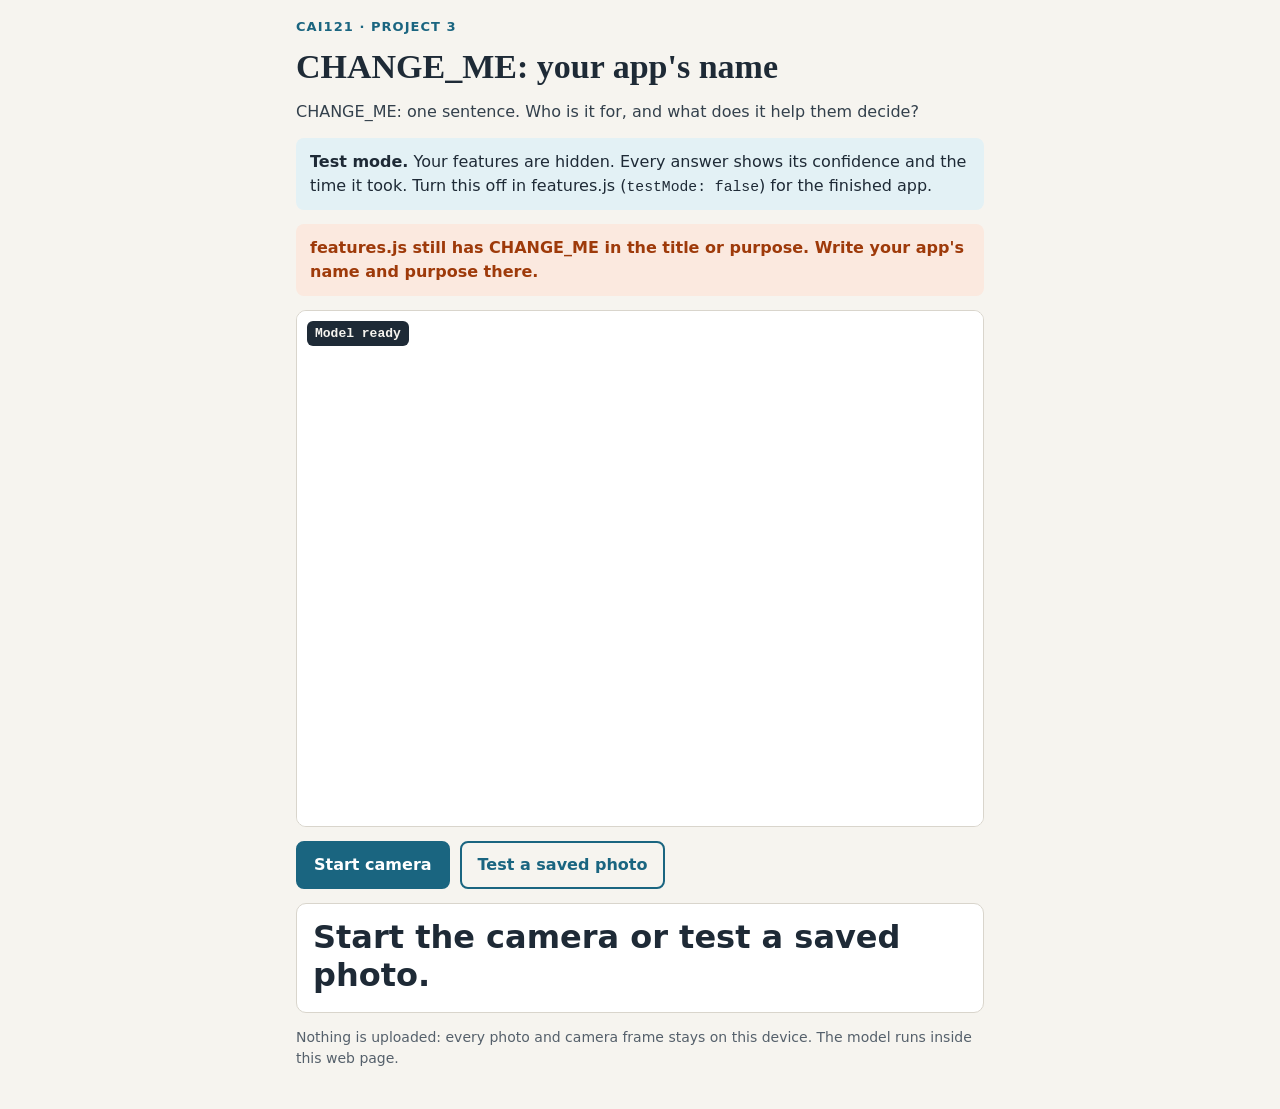
<file: index.html>
<!doctype html>
<html lang="en">
<head>
<meta charset="utf-8">
<meta name="viewport" content="width=device-width, initial-scale=1, viewport-fit=cover">
<title>Project 3 App</title>
<link rel="stylesheet" href="style.css">
</head>
<body>
<!-- You don't need to change this file. Change features.js instead. -->
<main class="wrap">
  <p class="eyebrow">CAI121 · Project 3</p>
  <h1 id="title">Project 3 App</h1>
  <p class="lead" id="purpose"></p>

  <p class="banner test" id="testBanner" hidden><strong>Test mode.</strong> Your features are hidden. Every answer shows its confidence and the time it took. Turn this off in features.js (<code>testMode: false</code>) for the finished app.</p>
  <p class="banner bad" id="setupError" role="alert" hidden></p>

  <div class="stage">
    <canvas id="view" width="640" height="480" role="img" aria-label="Camera or photo view"></canvas>
    <div class="status" id="status">Loading model…</div>
  </div>

  <div class="controls">
    <button id="camBtn" type="button" disabled>Start camera</button>
    <label class="filebtn disabled" id="photoLabel">Test a saved photo<input id="photo" type="file" accept="image/*" disabled></label>
  </div>
  <p class="banner bad" id="camErr" role="alert" hidden></p>

  <section class="card answer" aria-labelledby="answerHead">
    <h2 id="answerHead" class="sr-only">Answer</h2>
    <p class="big" id="answer" aria-live="polite">Start the camera or test a saved photo.</p>
    <p class="sub" id="answerSub"></p>
    <p class="msg" id="message" aria-live="polite" hidden></p>
  </section>

  <p class="banner alert" id="alertBox" role="alert" hidden></p>
  <p class="banner guide" id="guideBox" aria-live="polite" hidden></p>

  <!-- Test mode details -->
  <section class="card" id="testPanel" hidden aria-labelledby="testHead">
    <h2 id="testHead">Test results</h2>
    <p class="note" id="photoName"></p>
    <table class="results" id="testTable"><thead id="testThead"></thead><tbody id="testRows"></tbody></table>
    <div class="stats">
      <div class="stat"><b id="sMs">–</b><span>ms this answer</span></div>
      <div class="stat"><b id="sAvg">–</b><span>ms average</span></div>
      <div class="stat"><b id="sLoad">–</b><span>s to load model</span></div>
    </div>
    <p class="note" id="modelInfo"></p>
  </section>

  <!-- Features (shown only when turned on and test mode is off) -->
  <section class="card" id="bestPanel" hidden aria-labelledby="bestHead">
    <h2 id="bestHead">Best photo so far</h2>
    <img id="bestImg" alt="The best photo so far">
    <p class="sub" id="bestText"></p>
    <div class="controls"><button id="bestSave" type="button" class="secondary">Save photo</button><button id="bestReset" type="button" class="secondary">Start over</button></div>
  </section>

  <section class="card" id="historyPanel" hidden aria-labelledby="historyHead">
    <h2 id="historyHead">Recent answers</h2>
    <ol class="list" id="historyList"></ol>
  </section>

  <section class="card" id="countPanel" hidden aria-labelledby="countHead">
    <h2 id="countHead">Count</h2>
    <p class="sub" id="countNow">In view now: nothing</p>
    <div class="controls"><button id="tallyAdd" type="button">Add to tally</button><button id="tallyReset" type="button" class="secondary">Reset tally</button></div>
    <table class="results"><thead><tr><th scope="col">Class</th><th scope="col">Tally</th></tr></thead><tbody id="tallyRows"></tbody></table>
    <h3>Log</h3>
    <ol class="list" id="tallyLog"></ol>
  </section>

  <section class="card" id="summaryPanel" hidden aria-labelledby="summaryHead">
    <h2 id="summaryHead">Summary since you opened the app</h2>
    <table class="results"><thead><tr><th scope="col">Class</th><th scope="col">Most at once</th><th scope="col">Answers with it</th></tr></thead><tbody id="summaryRows"></tbody></table>
    <p class="note" id="summaryNote"></p>
    <div class="controls"><button id="summaryReset" type="button" class="secondary">Start over</button></div>
  </section>

  <section class="card" id="myPanel" hidden aria-labelledby="myHead">
    <h2 id="myHead">My feature</h2>
    <p class="msg" id="myMessage" aria-live="polite" hidden></p>
    <ol class="list" id="myLog"></ol>
    <p class="banner bad" id="myError" hidden></p>
  </section>

  <p class="note">Nothing is uploaded: every photo and camera frame stays on this device. The model runs inside this web page.</p>
</main>

<script src="ort/ort.wasm.min.js"></script>
<script src="features.js"></script>
<script src="my-feature.js"></script>
<script src="app.js"></script>
</body>
</html>
</file>
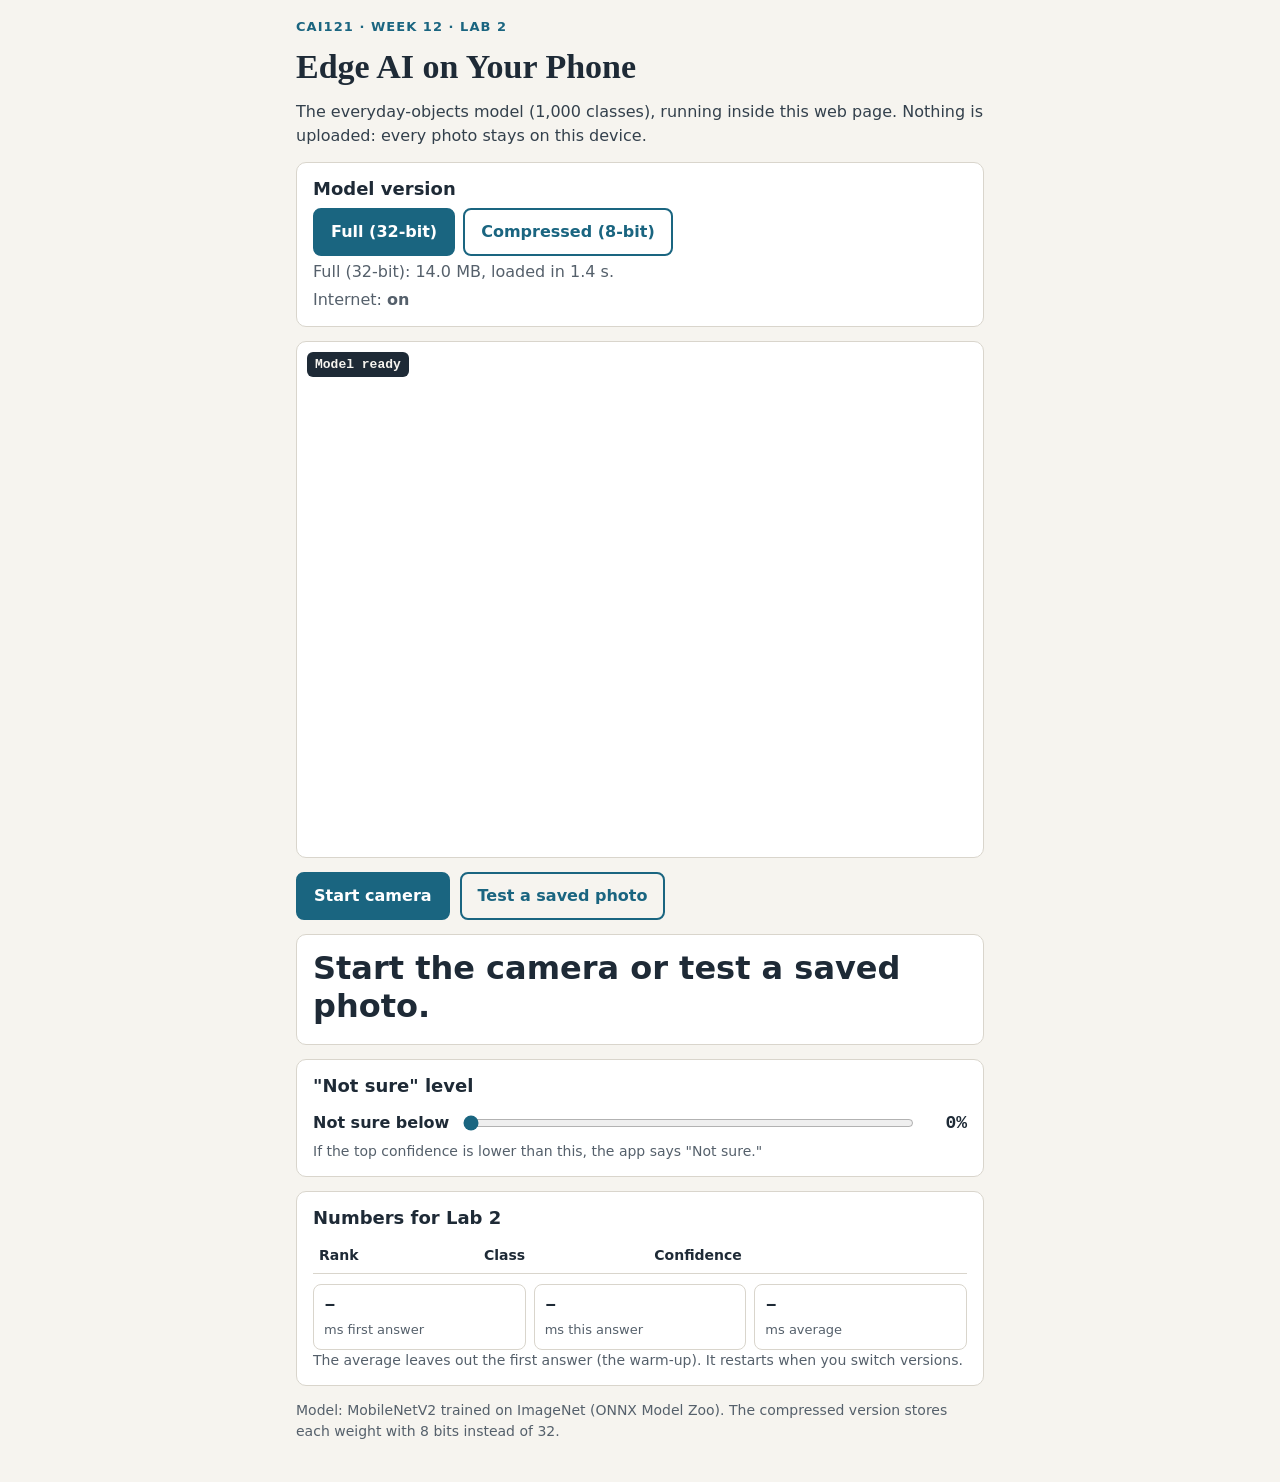
<file: lab2/index.html>
<!doctype html>
<html lang="en">
<head>
<meta charset="utf-8">
<meta name="viewport" content="width=device-width, initial-scale=1, viewport-fit=cover">
<title>Lab 2: Edge AI on Your Phone</title>
<link rel="stylesheet" href="../style.css">
<style>
  .seg { display: flex; gap: 8px; flex-wrap: wrap; }
  .seg button[aria-pressed="true"] { background: var(--accent); color: var(--accent-ink); }
  .seg button[aria-pressed="false"] { background: transparent; color: var(--accent); }
  .row { display: grid; grid-template-columns: auto 1fr auto; gap: 12px; align-items: center; }
  .row label { font-weight: 700; color: var(--ink); }
  .row output { font: 700 18px var(--mono); color: var(--ink); min-width: 4ch; text-align: right; }
  input[type=range] { width: 100%; accent-color: var(--accent); min-height: 32px; }
  .net { font-weight: 700; }
</style>
</head>
<body>
<main class="wrap">
  <p class="eyebrow">CAI121 · Week 12 · Lab 2</p>
  <h1>Edge AI on Your Phone</h1>
  <p class="lead">The everyday-objects model (1,000 classes), running inside this web page. Nothing is uploaded: every photo stays on this device.</p>
  <p class="banner bad" id="err" role="alert" hidden></p>

  <section class="card" aria-labelledby="vHead">
    <h2 id="vHead">Model version</h2>
    <div class="seg" role="group" aria-label="Model version">
      <button type="button" id="vFull" aria-pressed="true">Full (32-bit)</button>
      <button type="button" id="vSmall" aria-pressed="false">Compressed (8-bit)</button>
    </div>
    <p class="sub" id="modelInfo" aria-live="polite">Loading the full model…</p>
    <p class="sub">Internet: <span class="net" id="net">checking…</span></p>
  </section>

  <div class="stage">
    <canvas id="view" width="640" height="480" role="img" aria-label="Camera or photo view"></canvas>
    <div class="status" id="status">Loading…</div>
  </div>

  <div class="controls">
    <button id="camBtn" type="button" disabled>Start camera</button>
    <label class="filebtn disabled" id="photoLabel">Test a saved photo<input id="photo" type="file" accept="image/*" disabled></label>
  </div>
  <p class="banner bad" id="camErr" role="alert" hidden></p>

  <section class="card answer" aria-labelledby="aHead">
    <h2 id="aHead" class="sr-only">Answer</h2>
    <p class="big" id="answer" aria-live="polite">Start the camera or test a saved photo.</p>
    <p class="sub" id="answerSub"></p>
  </section>

  <section class="card" aria-labelledby="nsHead">
    <h2 id="nsHead">"Not sure" level</h2>
    <div class="row">
      <label for="ns">Not sure below</label>
      <input id="ns" type="range" min="0" max="90" step="10" value="0">
      <output id="nsOut" for="ns">0%</output>
    </div>
    <p class="note">If the top confidence is lower than this, the app says "Not sure."</p>
  </section>

  <section class="card" aria-labelledby="tHead">
    <h2 id="tHead">Numbers for Lab 2</h2>
    <table class="results"><thead><tr><th scope="col">Rank</th><th scope="col">Class</th><th scope="col">Confidence</th></tr></thead><tbody id="top3"></tbody></table>
    <div class="stats">
      <div class="stat"><b id="sFirst">–</b><span>ms first answer</span></div>
      <div class="stat"><b id="sMs">–</b><span>ms this answer</span></div>
      <div class="stat"><b id="sAvg">–</b><span>ms average</span></div>
    </div>
    <p class="note">The average leaves out the first answer (the warm-up). It restarts when you switch versions.</p>
  </section>

  <p class="note">Model: MobileNetV2 trained on ImageNet (ONNX Model Zoo). The compressed version stores each weight with 8 bits instead of 32.</p>
</main>

<script src="../ort/ort.wasm.min.js"></script>
<script src="lab2.js"></script>
</body>
</html>
</file>
<file: style.css>
/* You don't need to change this file. */
:root {
  --bg: #F6F4EF; --surface: #FFFFFF; --ink: #1E2A36; --body: #33404C; --muted: #55606B;
  --line: #D9D5CC; --accent: #1A6580; --accent-ink: #FFFFFF; --box: #E9A15C;
  --bad: #9E3A0A; --bad-bg: #FBE9DF; --ok-bg: #E3F1F5; --alert-bg: #FFF1C2; --alert-ink: #4A3600;
  --sans: system-ui, -apple-system, "Segoe UI", Roboto, Calibri, Arial, sans-serif;
  --mono: ui-monospace, Menlo, Consolas, "Courier New", monospace;
  color-scheme: light;
}
@media (prefers-color-scheme: dark) {
  :root {
    --bg: #141C24; --surface: #1C2630; --ink: #EEF1F3; --body: #D0D7DE; --muted: #A3AEB8;
    --line: #34414E; --accent: #6CC0DB; --accent-ink: #0E1A22; --box: #F0B06E;
    --bad: #FFB38F; --bad-bg: #3A2218; --ok-bg: #1B3440; --alert-bg: #4A3A0A; --alert-ink: #FFF1C2;
    color-scheme: dark;
  }
}
* { box-sizing: border-box; }
body { margin: 0; background: var(--bg); color: var(--body); font: 16px/1.5 var(--sans); }
.wrap { max-width: 720px; margin: 0 auto; padding: 20px max(16px, env(safe-area-inset-left)) 40px; display: flex; flex-direction: column; gap: 14px; }
.eyebrow { margin: 0; font: 700 13px/1 var(--sans); letter-spacing: .08em; text-transform: uppercase; color: var(--accent); }
h1 { margin: 0; font: 700 clamp(26px, 6vw, 34px)/1.15 Cambria, Georgia, serif; color: var(--ink); }
h2 { margin: 0 0 8px; font: 700 18px/1.3 var(--sans); color: var(--ink); }
h3 { margin: 12px 0 4px; font: 700 16px/1.3 var(--sans); color: var(--ink); }
.lead { margin: 0; }
.sr-only { position: absolute; width: 1px; height: 1px; overflow: hidden; clip: rect(0 0 0 0); white-space: nowrap; }
.stage { position: relative; background: var(--surface); border: 1px solid var(--line); border-radius: 10px; overflow: hidden; }
canvas { display: block; width: 100%; height: auto; }
.status { position: absolute; left: 10px; top: 10px; font: 600 13px/1 var(--mono); background: var(--ink); color: var(--bg); padding: 6px 8px; border-radius: 6px; }
.controls { display: flex; flex-wrap: wrap; gap: 10px; }
button, .filebtn { position: relative; font: 600 16px/1 var(--sans); padding: 12px 16px; min-height: 48px; border-radius: 8px;
  border: 2px solid var(--accent); background: var(--accent); color: var(--accent-ink); cursor: pointer; display: inline-flex; align-items: center; }
button.secondary, .filebtn { background: transparent; color: var(--accent); }
button:disabled, .filebtn.disabled { opacity: .5; cursor: not-allowed; }
button:focus-visible, .filebtn:focus-within { outline: 3px solid var(--box); outline-offset: 2px; }
.filebtn input { position: absolute; inset: 0; opacity: 0; cursor: pointer; }
.card { background: var(--surface); border: 1px solid var(--line); border-radius: 10px; padding: 14px 16px; }
.answer .big { margin: 0; font: 700 clamp(24px, 7vw, 32px)/1.2 var(--sans); color: var(--ink); }
.sub { margin: 4px 0 0; color: var(--muted); }
.msg { margin: 10px 0 0; padding: 10px 12px; border-radius: 8px; background: var(--ok-bg); color: var(--ink); font-weight: 600; }
.banner { margin: 0; padding: 12px 14px; border-radius: 8px; }
.banner.test { background: var(--ok-bg); color: var(--ink); }
.banner.bad { background: var(--bad-bg); color: var(--bad); font-weight: 600; }
.banner.alert { background: var(--alert-bg); color: var(--alert-ink); font: 700 20px/1.3 var(--sans); border: 3px solid var(--box); }
.banner.guide { background: var(--alert-bg); color: var(--alert-ink); font-weight: 700; }
table.results { width: 100%; border-collapse: collapse; margin: 6px 0 10px; font-variant-numeric: tabular-nums; }
table.results th, table.results td { text-align: left; padding: 7px 6px; border-bottom: 1px solid var(--line); }
table.results th { color: var(--ink); font-size: 14px; }
table.results td.num { font-family: var(--mono); }
.stats { display: grid; grid-template-columns: repeat(3, minmax(0, 1fr)); gap: 8px; }
.stat { border: 1px solid var(--line); border-radius: 8px; padding: 8px 10px; min-width: 0; }
.stat b { display: block; font: 700 20px/1.2 var(--mono); color: var(--ink); }
.stat span { font-size: 13px; color: var(--muted); }
.note { margin: 0; font-size: 14px; color: var(--muted); }
.list { margin: 0; padding-left: 22px; }
.list li { padding: 3px 0; }
#bestImg { display: block; max-width: 100%; border-radius: 8px; }
code { font-family: var(--mono); font-size: .92em; }
@media (prefers-reduced-motion: reduce) { * { transition: none !important; animation: none !important; } }
</file>
